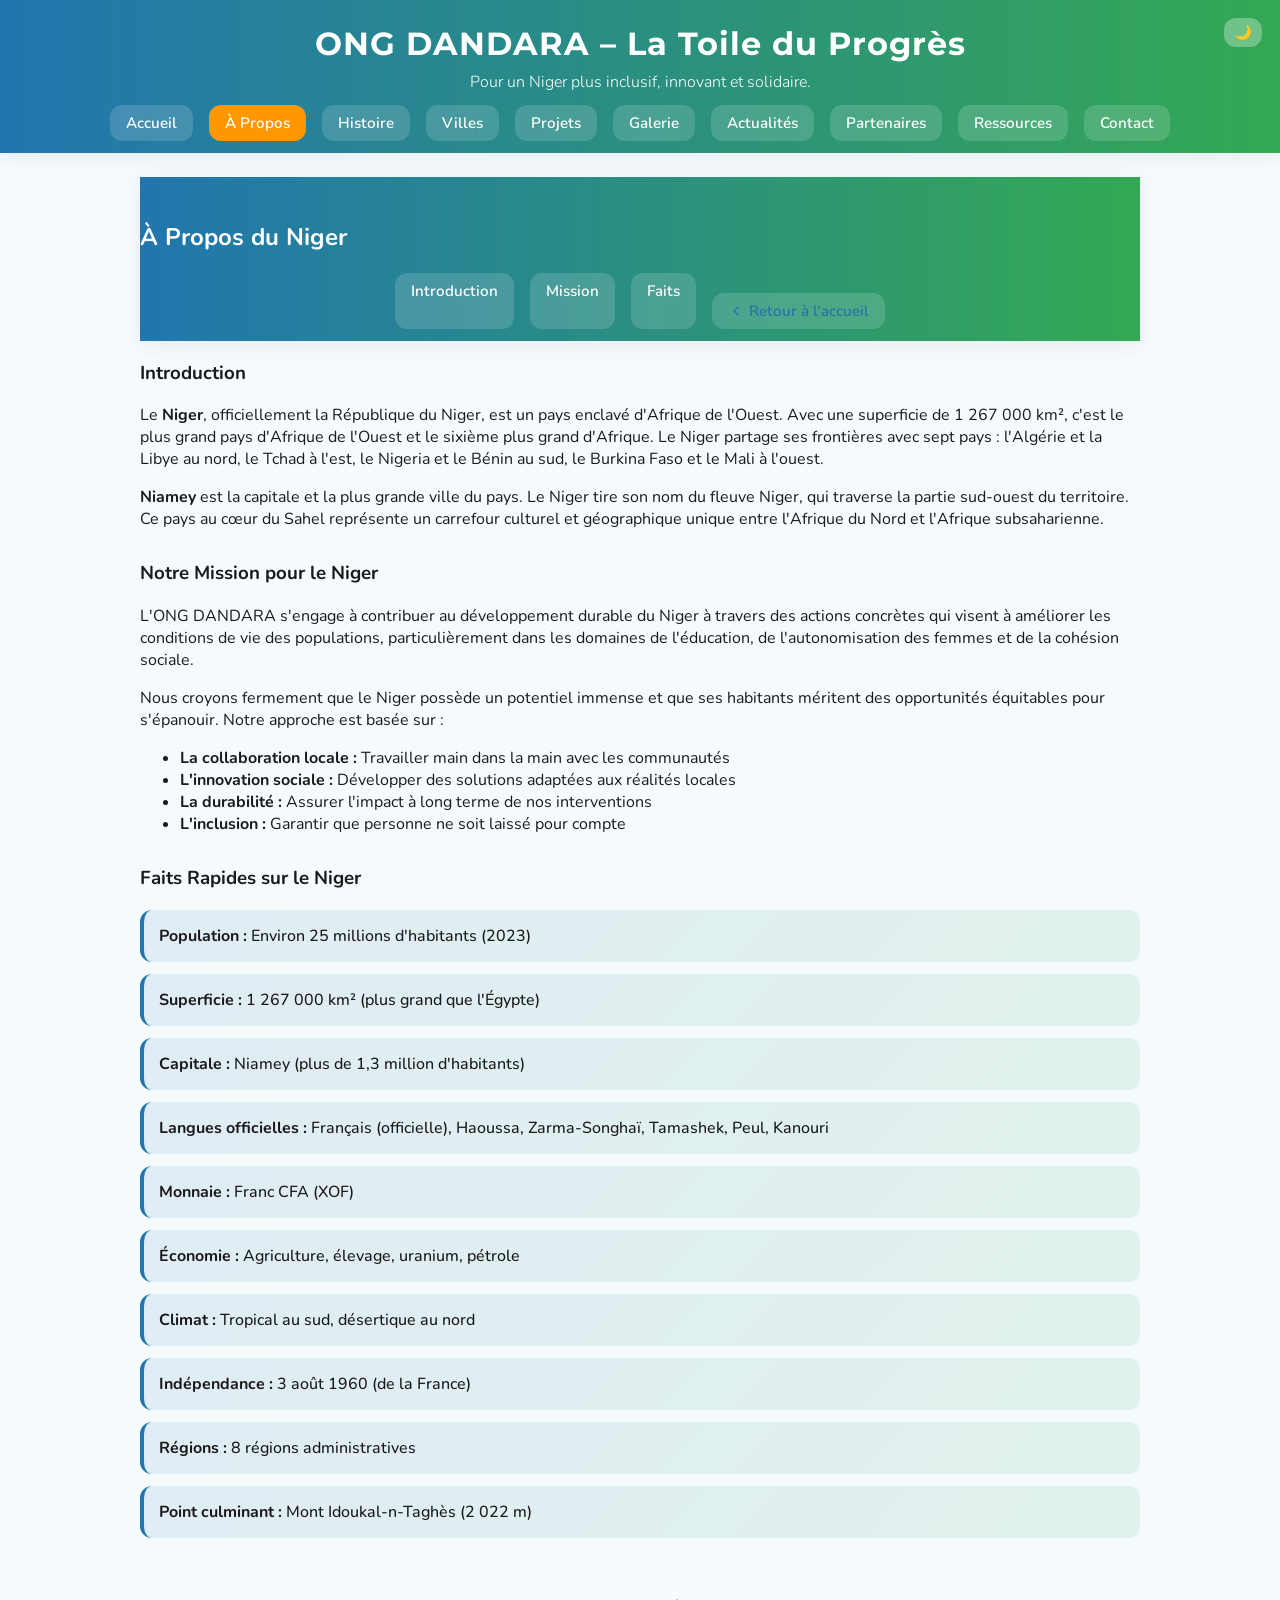
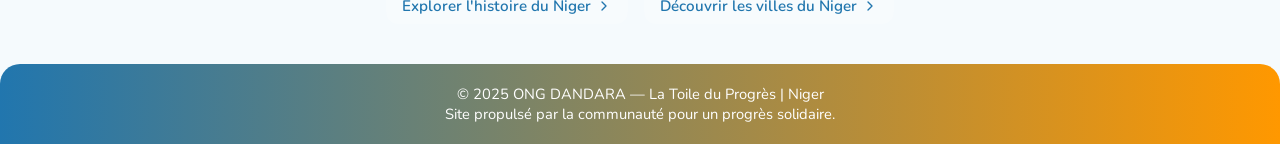
<file: about.html>
<!DOCTYPE html>
<html lang="fr">
<head>
  <meta charset="UTF-8">
  <meta name="viewport" content="width=device-width, initial-scale=1">
  <title>À Propos du Niger - ONG DANDARA</title>
  <link rel="icon" type="image/x-icon" href="data:image/svg+xml,<svg xmlns='http://www.w3.org/2000/svg' viewBox='0 0 100 100'><text y='.9em' font-size='90'>🇳🇪</text></svg>">
  <!-- Google Fonts -->
  <link href="https://fonts.googleapis.com/css2?family=Montserrat:wght@600;700&family=Nunito:wght@300;400;600;700&display=swap" rel="stylesheet">
  <!-- CSS -->
  <link rel="stylesheet" href="styles.css">
</head>
<body>
  <header>
    <h1>ONG DANDARA – La Toile du Progrès</h1>
    <p class="subtitle">Pour un Niger plus inclusif, innovant et solidaire.</p>
    <button class="theme-toggle" id="themeToggle">🌙</button>
    <nav id="mainNav" role="navigation" aria-label="Navigation principale">
      <a href="index.html">Accueil</a>
      <a href="about.html" class="active" aria-current="page">À Propos</a>
      <a href="history.html">Histoire</a>
      <a href="cities.html">Villes</a>
      <a href="index.html#projets">Projets</a>
      <a href="index.html#galerie">Galerie</a>
      <a href="index.html#actualites">Actualités</a>
      <a href="index.html#partenaires">Partenaires</a>
      <a href="resources.html">Ressources</a>
      <a href="index.html#contact">Contact</a>
    </nav>
  </header>

  <main role="main">
    <article class="page active">
      <header>
        <h2>À Propos du Niger</h2>
        <nav class="page-nav" aria-label="Navigation interne">
          <a href="#intro">Introduction</a>
          <a href="#mission">Mission</a>
          <a href="#facts">Faits</a>
          <a href="index.html" class="back-link">
            <svg width="16" height="16" viewBox="0 0 24 24" fill="none" xmlns="http://www.w3.org/2000/svg">
              <path d="M15 18L9 12L15 6" stroke="currentColor" stroke-width="2" stroke-linecap="round" stroke-linejoin="round"/>
            </svg>
            Retour à l'accueil
          </a>
        </nav>
      </header>

      <section id="intro" class="intro-section">
        <h3>Introduction</h3>
        <p>
          Le <strong>Niger</strong>, officiellement la République du Niger, est un pays enclavé d'Afrique de l'Ouest. 
          Avec une superficie de 1 267 000 km², c'est le plus grand pays d'Afrique de l'Ouest et le sixième plus grand d'Afrique. 
          Le Niger partage ses frontières avec sept pays : l'Algérie et la Libye au nord, le Tchad à l'est, 
          le Nigeria et le Bénin au sud, le Burkina Faso et le Mali à l'ouest.
        </p>
        <p>
          <strong>Niamey</strong> est la capitale et la plus grande ville du pays. Le Niger tire son nom du fleuve Niger, 
          qui traverse la partie sud-ouest du territoire. Ce pays au cœur du Sahel représente un carrefour 
          culturel et géographique unique entre l'Afrique du Nord et l'Afrique subsaharienne.
        </p>
      </section>

      <section id="mission" class="mission-section">
        <h3>Notre Mission pour le Niger</h3>
        <p>
          L'ONG DANDARA s'engage à contribuer au développement durable du Niger à travers des actions concrètes 
          qui visent à améliorer les conditions de vie des populations, particulièrement dans les domaines de 
          l'éducation, de l'autonomisation des femmes et de la cohésion sociale.
        </p>
        <p>
          Nous croyons fermement que le Niger possède un potentiel immense et que ses habitants méritent 
          des opportunités équitables pour s'épanouir. Notre approche est basée sur :
        </p>
        <ul>
          <li><strong>La collaboration locale :</strong> Travailler main dans la main avec les communautés</li>
          <li><strong>L'innovation sociale :</strong> Développer des solutions adaptées aux réalités locales</li>
          <li><strong>La durabilité :</strong> Assurer l'impact à long terme de nos interventions</li>
          <li><strong>L'inclusion :</strong> Garantir que personne ne soit laissé pour compte</li>
        </ul>
      </section>

      <section id="facts" class="facts-section">
        <h3>Faits Rapides sur le Niger</h3>
        <ul class="facts-list">
          <li><strong>Population :</strong> Environ 25 millions d'habitants (2023)</li>
          <li><strong>Superficie :</strong> 1 267 000 km² (plus grand que l'Égypte)</li>
          <li><strong>Capitale :</strong> Niamey (plus de 1,3 million d'habitants)</li>
          <li><strong>Langues officielles :</strong> Français (officielle), Haoussa, Zarma-Songhaï, Tamashek, Peul, Kanouri</li>
          <li><strong>Monnaie :</strong> Franc CFA (XOF)</li>
          <li><strong>Économie :</strong> Agriculture, élevage, uranium, pétrole</li>
          <li><strong>Climat :</strong> Tropical au sud, désertique au nord</li>
          <li><strong>Indépendance :</strong> 3 août 1960 (de la France)</li>
          <li><strong>Régions :</strong> 8 régions administratives</li>
          <li><strong>Point culminant :</strong> Mont Idoukal-n-Taghès (2 022 m)</li>
        </ul>
      </section>

      <nav class="page-nav" aria-label="Navigation vers d'autres pages">
        <a href="history.html" class="back-link">
          Explorer l'histoire du Niger
          <svg width="16" height="16" viewBox="0 0 24 24" fill="none" xmlns="http://www.w3.org/2000/svg">
            <path d="M9 18L15 12L9 6" stroke="currentColor" stroke-width="2" stroke-linecap="round" stroke-linejoin="round"/>
          </svg>
        </a>
        <a href="cities.html" class="back-link">
          Découvrir les villes du Niger
          <svg width="16" height="16" viewBox="0 0 24 24" fill="none" xmlns="http://www.w3.org/2000/svg">
            <path d="M9 18L15 12L9 6" stroke="currentColor" stroke-width="2" stroke-linecap="round" stroke-linejoin="round"/>
          </svg>
        </a>
      </nav>
    </article>
  </main>

  <footer>
    © 2025 ONG DANDARA — La Toile du Progrès | Niger<br>
    Site propulsé par la communauté pour un progrès solidaire.
  </footer>

  <!-- JavaScript -->
  <script src="script.js"></script>
  <script>
    // Set active navigation for this page
    document.addEventListener('DOMContentLoaded', () => {
      setActiveNavItem('about.html');
    });
  </script>
</body>
</html>
</file>
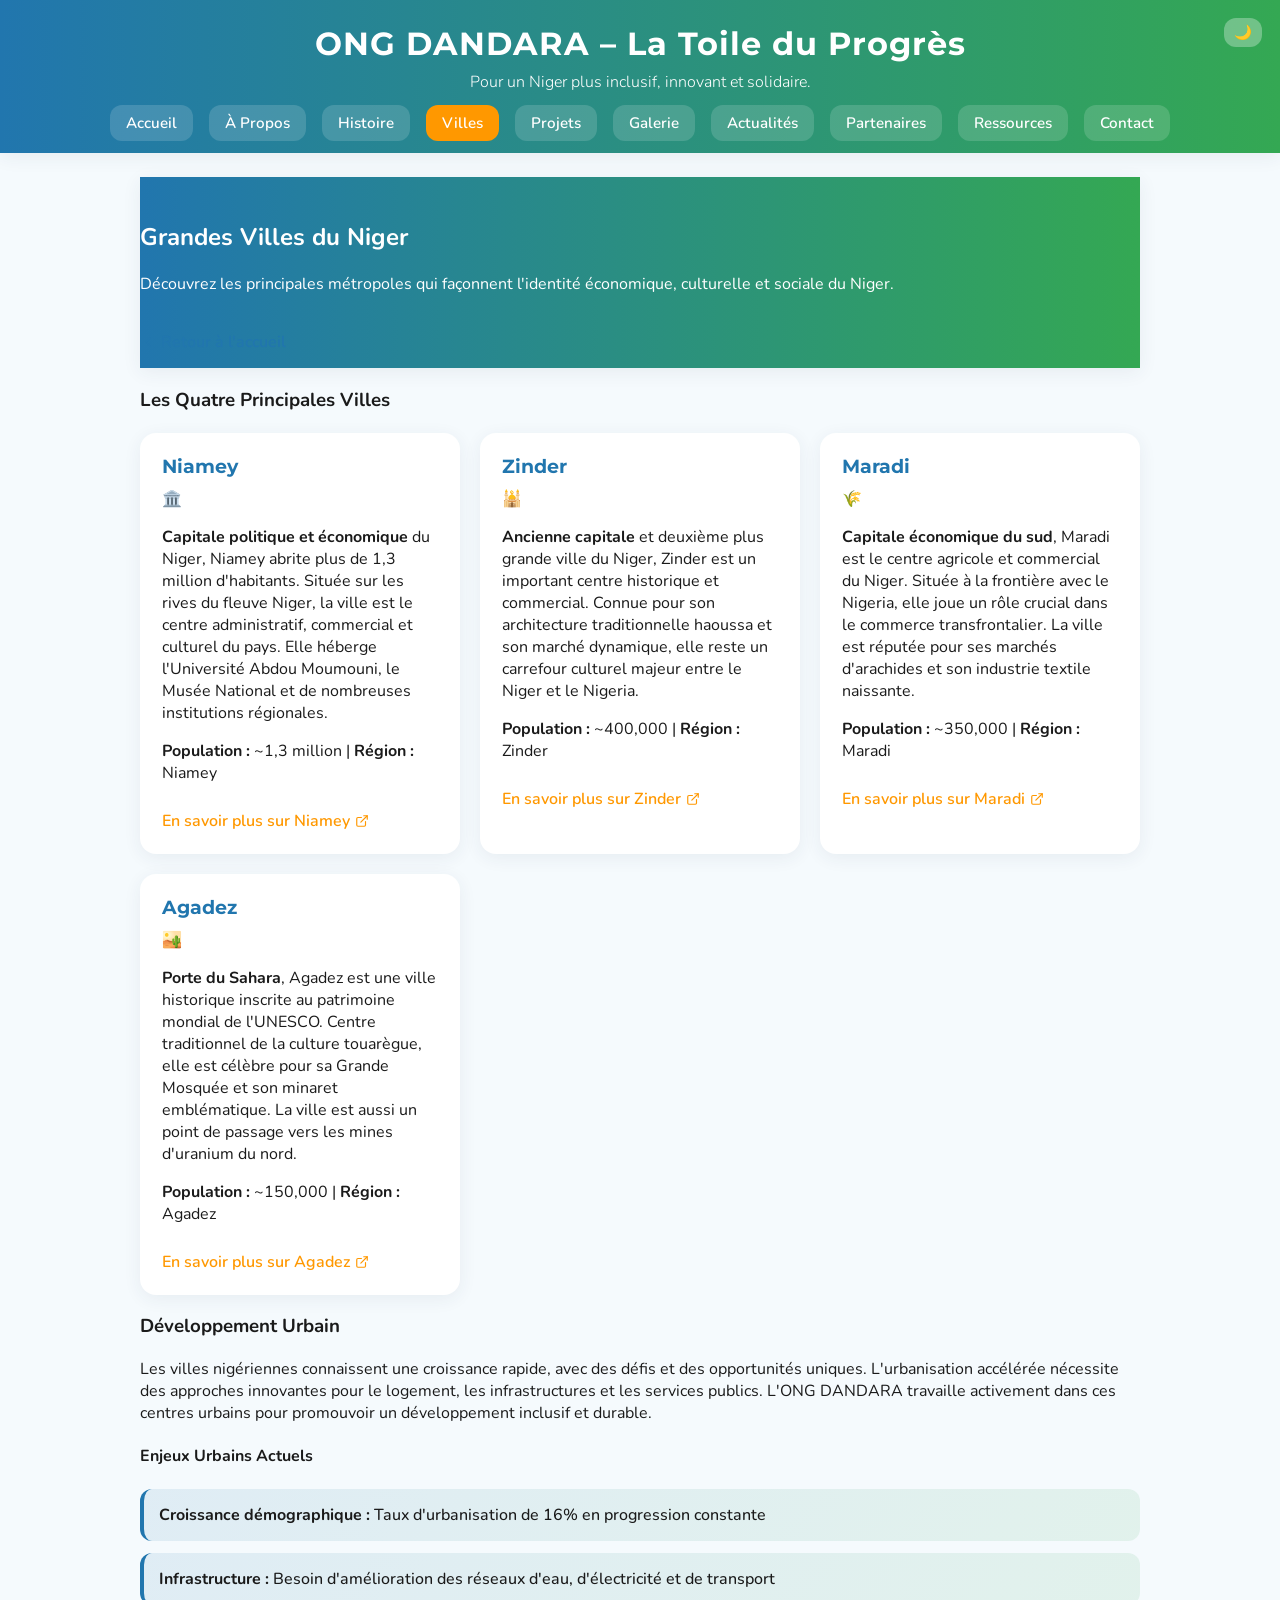
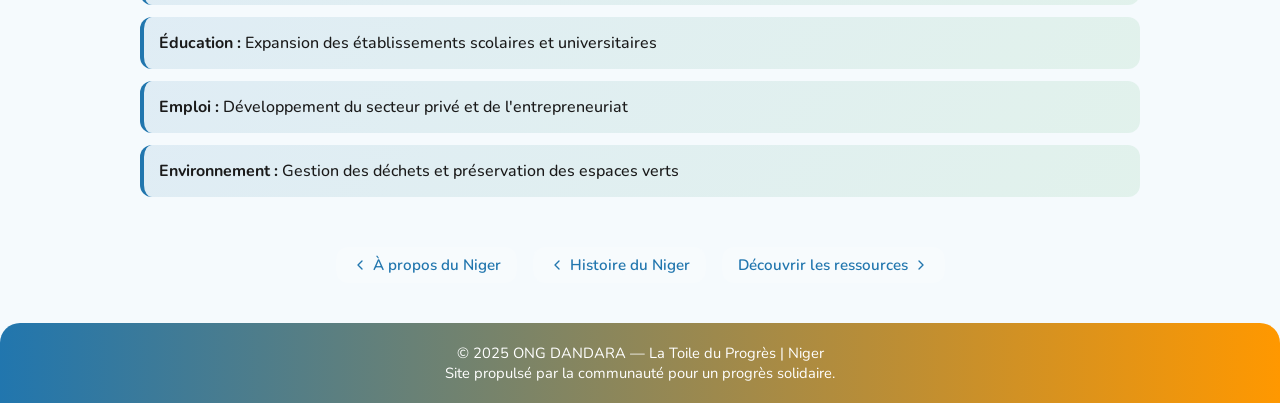
<file: cities.html>
<!DOCTYPE html>
<html lang="fr">
<head>
  <meta charset="UTF-8">
  <meta name="viewport" content="width=device-width, initial-scale=1">
  <title>Villes du Niger - ONG DANDARA</title>
  <link rel="icon" type="image/x-icon" href="data:image/svg+xml,<svg xmlns='http://www.w3.org/2000/svg' viewBox='0 0 100 100'><text y='.9em' font-size='90'>🇳🇪</text></svg>">
  <!-- Google Fonts -->
  <link href="https://fonts.googleapis.com/css2?family=Montserrat:wght@600;700&family=Nunito:wght@300;400;600;700&display=swap" rel="stylesheet">
  <!-- CSS -->
  <link rel="stylesheet" href="styles.css">
</head>
<body>
  <header>
    <h1>ONG DANDARA – La Toile du Progrès</h1>
    <p class="subtitle">Pour un Niger plus inclusif, innovant et solidaire.</p>
    <button class="theme-toggle" id="themeToggle">🌙</button>
    <nav id="mainNav" role="navigation" aria-label="Navigation principale">
      <a href="index.html">Accueil</a>
      <a href="about.html">À Propos</a>
      <a href="history.html">Histoire</a>
      <a href="cities.html" class="active" aria-current="page">Villes</a>
      <a href="index.html#projets">Projets</a>
      <a href="index.html#galerie">Galerie</a>
      <a href="index.html#actualites">Actualités</a>
      <a href="index.html#partenaires">Partenaires</a>
      <a href="resources.html">Ressources</a>
      <a href="index.html#contact">Contact</a>
    </nav>
  </header>

  <main role="main">
    <article class="page active">
      <header>
        <h2>Grandes Villes du Niger</h2>
        <p>Découvrez les principales métropoles qui façonnent l'identité économique, culturelle et sociale du Niger.</p>
        <a href="index.html" class="back-link">
          <svg width="16" height="16" viewBox="0 0 24 24" fill="none" xmlns="http://www.w3.org/2000/svg">
            <path d="M15 18L9 12L15 6" stroke="currentColor" stroke-width="2" stroke-linecap="round" stroke-linejoin="round"/>
          </svg>
          Retour à l'accueil
        </a>
      </header>

      <section aria-labelledby="cities-heading">
        <h3 id="cities-heading">Les Quatre Principales Villes</h3>
        <div class="cities-grid" role="grid" aria-label="Grille des villes principales du Niger">
          
          <article class="city-card" role="gridcell">
            <h3>Niamey</h3>
            <div class="city-icon" aria-hidden="true">🏛️</div>
            <p>
              <strong>Capitale politique et économique</strong> du Niger, Niamey abrite plus de 1,3 million d'habitants. 
              Située sur les rives du fleuve Niger, la ville est le centre administratif, commercial et culturel du pays. 
              Elle héberge l'Université Abdou Moumouni, le Musée National et de nombreuses institutions régionales.
            </p>
            <p><strong>Population :</strong> ~1,3 million | <strong>Région :</strong> Niamey</p>
            <a href="https://fr.wikipedia.org/wiki/Niamey" target="_blank" rel="noopener noreferrer" class="external-link">
              En savoir plus sur Niamey
              <svg width="14" height="14" viewBox="0 0 24 24" fill="none" xmlns="http://www.w3.org/2000/svg" aria-hidden="true">
                <path d="M18 13V19A2 2 0 0116 21H5A2 2 0 013 19V8A2 2 0 015 6H11" stroke="currentColor" stroke-width="2" stroke-linecap="round" stroke-linejoin="round"/>
                <path d="M15 3H21V9" stroke="currentColor" stroke-width="2" stroke-linecap="round" stroke-linejoin="round"/>
                <path d="M10 14L21 3" stroke="currentColor" stroke-width="2" stroke-linecap="round" stroke-linejoin="round"/>
              </svg>
            </a>
          </article>

          <article class="city-card" role="gridcell">
            <h3>Zinder</h3>
            <div class="city-icon" aria-hidden="true">🕌</div>
            <p>
              <strong>Ancienne capitale</strong> et deuxième plus grande ville du Niger, Zinder est un important centre historique et commercial. 
              Connue pour son architecture traditionnelle haoussa et son marché dynamique, elle reste un carrefour culturel majeur 
              entre le Niger et le Nigeria.
            </p>
            <p><strong>Population :</strong> ~400,000 | <strong>Région :</strong> Zinder</p>
            <a href="https://fr.wikipedia.org/wiki/Zinder" target="_blank" rel="noopener noreferrer" class="external-link">
              En savoir plus sur Zinder
              <svg width="14" height="14" viewBox="0 0 24 24" fill="none" xmlns="http://www.w3.org/2000/svg" aria-hidden="true">
                <path d="M18 13V19A2 2 0 0116 21H5A2 2 0 013 19V8A2 2 0 015 6H11" stroke="currentColor" stroke-width="2" stroke-linecap="round" stroke-linejoin="round"/>
                <path d="M15 3H21V9" stroke="currentColor" stroke-width="2" stroke-linecap="round" stroke-linejoin="round"/>
                <path d="M10 14L21 3" stroke="currentColor" stroke-width="2" stroke-linecap="round" stroke-linejoin="round"/>
              </svg>
            </a>
          </article>

          <article class="city-card" role="gridcell">
            <h3>Maradi</h3>
            <div class="city-icon" aria-hidden="true">🌾</div>
            <p>
              <strong>Capitale économique du sud</strong>, Maradi est le centre agricole et commercial du Niger. 
              Située à la frontière avec le Nigeria, elle joue un rôle crucial dans le commerce transfrontalier. 
              La ville est réputée pour ses marchés d'arachides et son industrie textile naissante.
            </p>
            <p><strong>Population :</strong> ~350,000 | <strong>Région :</strong> Maradi</p>
            <a href="https://fr.wikipedia.org/wiki/Maradi" target="_blank" rel="noopener noreferrer" class="external-link">
              En savoir plus sur Maradi
              <svg width="14" height="14" viewBox="0 0 24 24" fill="none" xmlns="http://www.w3.org/2000/svg" aria-hidden="true">
                <path d="M18 13V19A2 2 0 0116 21H5A2 2 0 013 19V8A2 2 0 015 6H11" stroke="currentColor" stroke-width="2" stroke-linecap="round" stroke-linejoin="round"/>
                <path d="M15 3H21V9" stroke="currentColor" stroke-width="2" stroke-linecap="round" stroke-linejoin="round"/>
                <path d="M10 14L21 3" stroke="currentColor" stroke-width="2" stroke-linecap="round" stroke-linejoin="round"/>
              </svg>
            </a>
          </article>

          <article class="city-card" role="gridcell">
            <h3>Agadez</h3>
            <div class="city-icon" aria-hidden="true">🏜️</div>
            <p>
              <strong>Porte du Sahara</strong>, Agadez est une ville historique inscrite au patrimoine mondial de l'UNESCO. 
              Centre traditionnel de la culture touarègue, elle est célèbre pour sa Grande Mosquée et son minaret emblématique. 
              La ville est aussi un point de passage vers les mines d'uranium du nord.
            </p>
            <p><strong>Population :</strong> ~150,000 | <strong>Région :</strong> Agadez</p>
            <a href="https://fr.wikipedia.org/wiki/Agadez" target="_blank" rel="noopener noreferrer" class="external-link">
              En savoir plus sur Agadez
              <svg width="14" height="14" viewBox="0 0 24 24" fill="none" xmlns="http://www.w3.org/2000/svg" aria-hidden="true">
                <path d="M18 13V19A2 2 0 0116 21H5A2 2 0 013 19V8A2 2 0 015 6H11" stroke="currentColor" stroke-width="2" stroke-linecap="round" stroke-linejoin="round"/>
                <path d="M15 3H21V9" stroke="currentColor" stroke-width="2" stroke-linecap="round" stroke-linejoin="round"/>
                <path d="M10 14L21 3" stroke="currentColor" stroke-width="2" stroke-linecap="round" stroke-linejoin="round"/>
              </svg>
            </a>
          </article>

        </div>
      </section>

      <section aria-labelledby="urban-development">
        <h3 id="urban-development">Développement Urbain</h3>
        <p>
          Les villes nigériennes connaissent une croissance rapide, avec des défis et des opportunités uniques. 
          L'urbanisation accélérée nécessite des approches innovantes pour le logement, les infrastructures 
          et les services publics. L'ONG DANDARA travaille activement dans ces centres urbains pour promouvoir 
          un développement inclusif et durable.
        </p>
        
        <div class="resource-section">
          <h4>Enjeux Urbains Actuels</h4>
          <ul class="facts-list">
            <li><strong>Croissance démographique :</strong> Taux d'urbanisation de 16% en progression constante</li>
            <li><strong>Infrastructure :</strong> Besoin d'amélioration des réseaux d'eau, d'électricité et de transport</li>
            <li><strong>Éducation :</strong> Expansion des établissements scolaires et universitaires</li>
            <li><strong>Emploi :</strong> Développement du secteur privé et de l'entrepreneuriat</li>
            <li><strong>Environnement :</strong> Gestion des déchets et préservation des espaces verts</li>
          </ul>
        </div>
      </section>

      <nav class="page-nav" aria-label="Navigation vers d'autres pages">
        <a href="about.html" class="back-link">
          <svg width="16" height="16" viewBox="0 0 24 24" fill="none" xmlns="http://www.w3.org/2000/svg">
            <path d="M15 18L9 12L15 6" stroke="currentColor" stroke-width="2" stroke-linecap="round" stroke-linejoin="round"/>
          </svg>
          À propos du Niger
        </a>
        <a href="history.html" class="back-link">
          <svg width="16" height="16" viewBox="0 0 24 24" fill="none" xmlns="http://www.w3.org/2000/svg">
            <path d="M15 18L9 12L15 6" stroke="currentColor" stroke-width="2" stroke-linecap="round" stroke-linejoin="round"/>
          </svg>
          Histoire du Niger
        </a>
        <a href="resources.html" class="back-link">
          Découvrir les ressources
          <svg width="16" height="16" viewBox="0 0 24 24" fill="none" xmlns="http://www.w3.org/2000/svg">
            <path d="M9 18L15 12L9 6" stroke="currentColor" stroke-width="2" stroke-linecap="round" stroke-linejoin="round"/>
          </svg>
        </a>
      </nav>
    </article>
  </main>

  <footer>
    © 2025 ONG DANDARA — La Toile du Progrès | Niger<br>
    Site propulsé par la communauté pour un progrès solidaire.
  </footer>

  <!-- JavaScript -->
  <script src="script.js"></script>
  <script>
    // Set active navigation for this page
    document.addEventListener('DOMContentLoaded', () => {
      setActiveNavItem('cities.html');
    });
  </script>
</body>
</html>
</file>
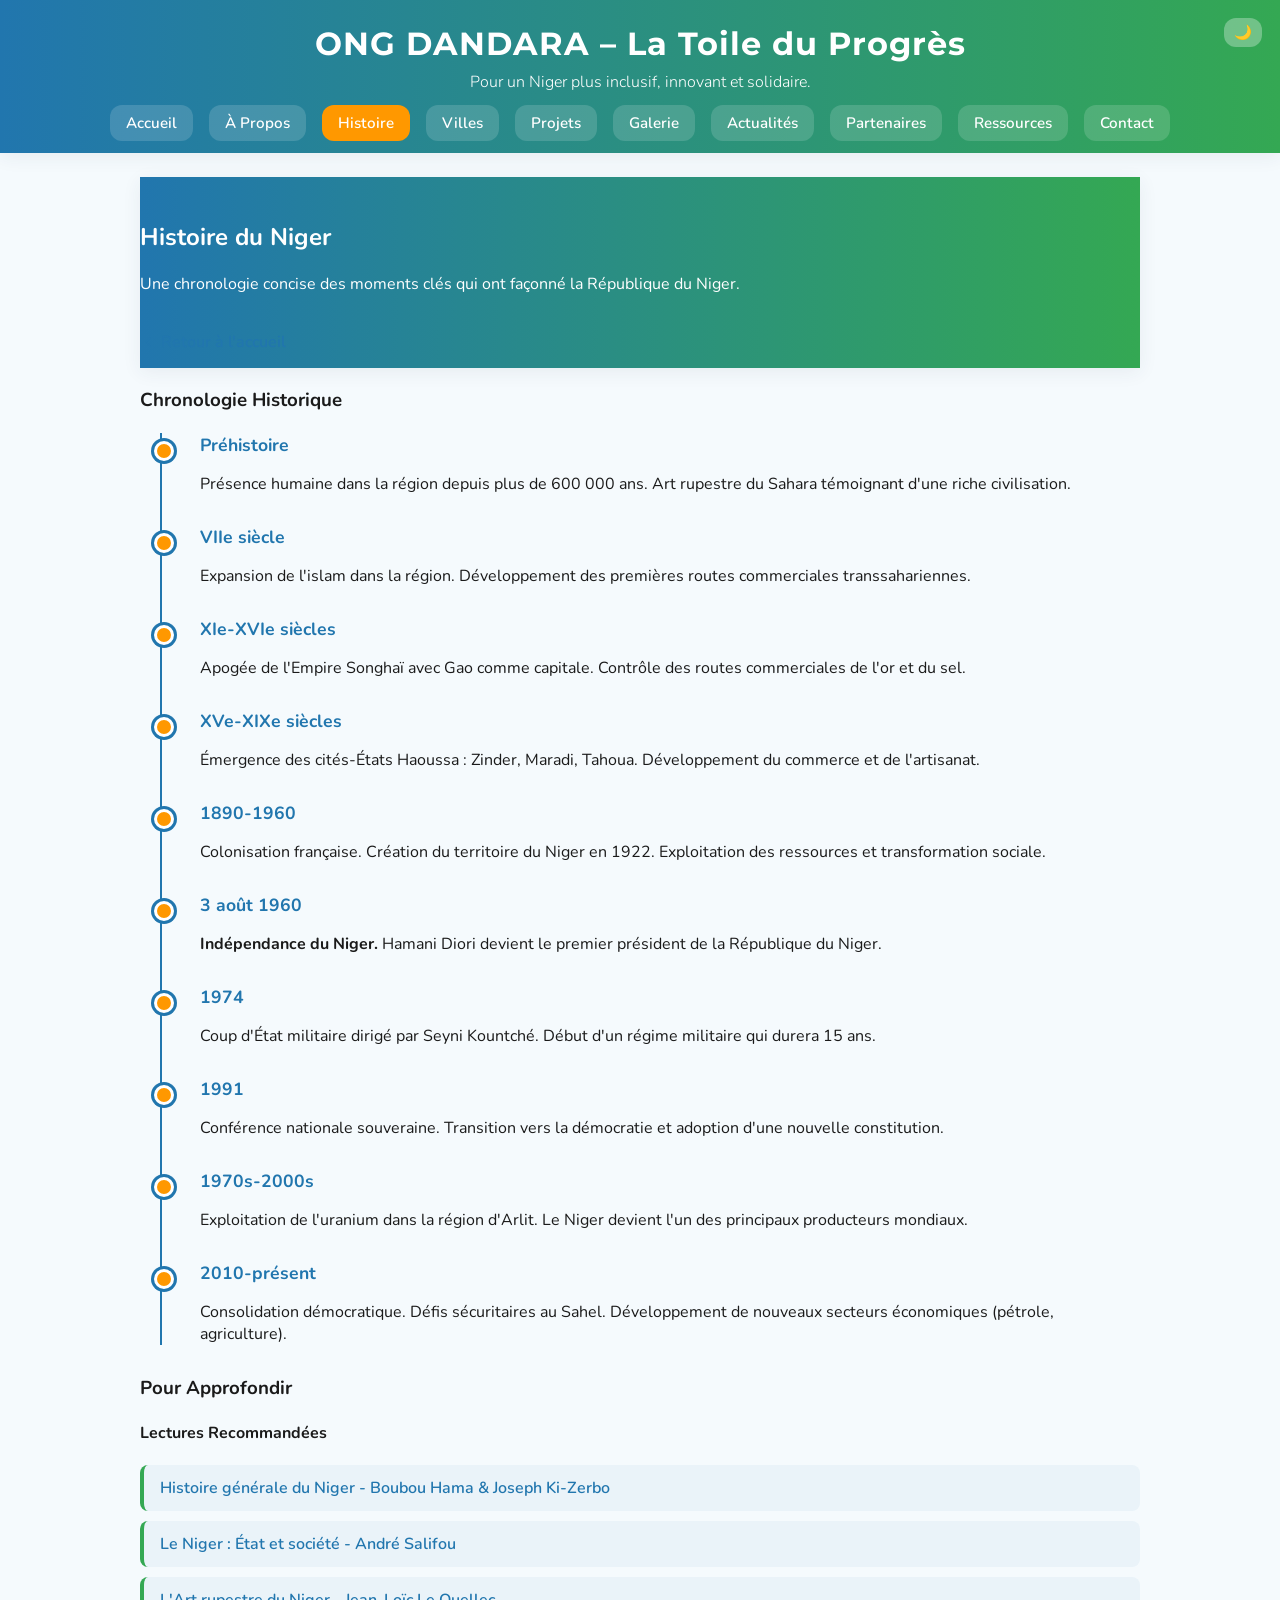
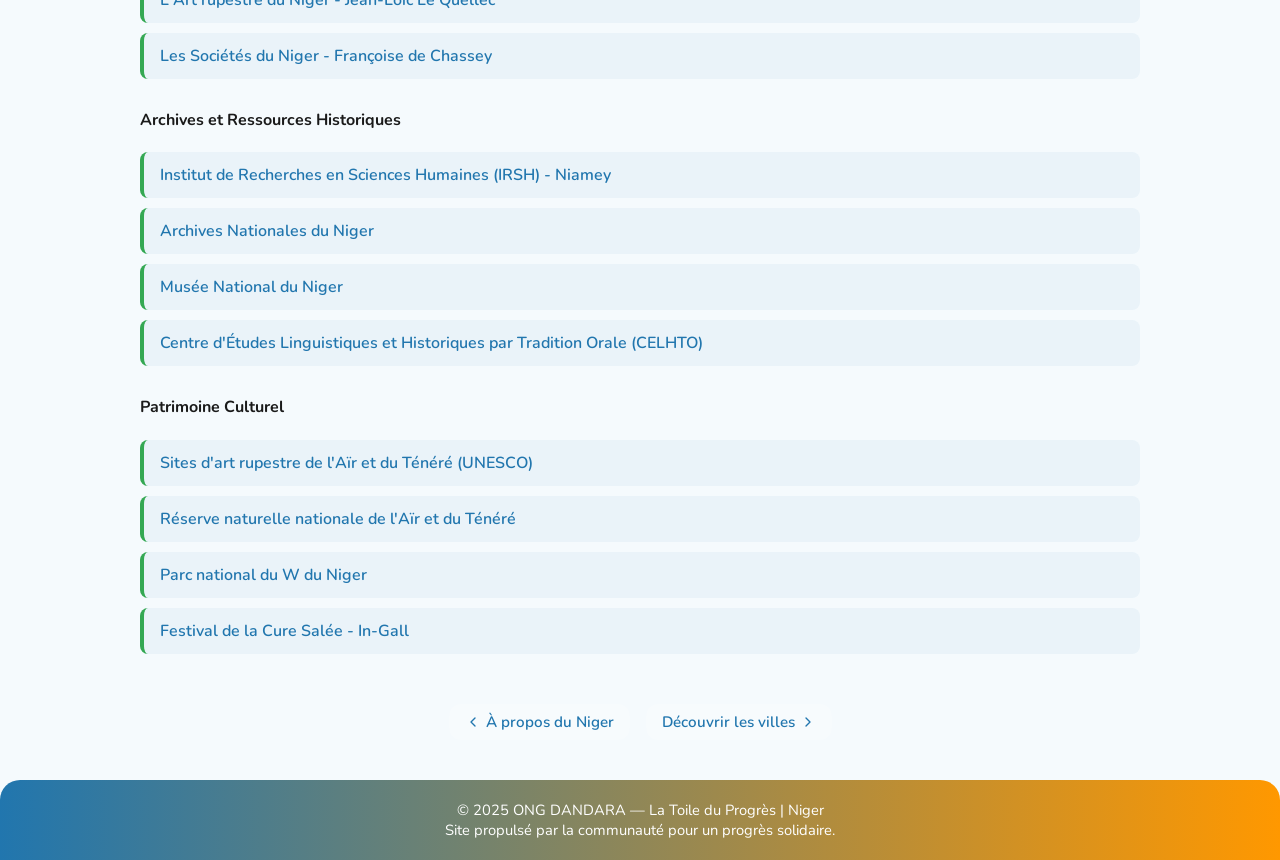
<file: history.html>
<!DOCTYPE html>
<html lang="fr">
<head>
  <meta charset="UTF-8">
  <meta name="viewport" content="width=device-width, initial-scale=1">
  <title>Histoire du Niger - ONG DANDARA</title>
  <link rel="icon" type="image/x-icon" href="data:image/svg+xml,<svg xmlns='http://www.w3.org/2000/svg' viewBox='0 0 100 100'><text y='.9em' font-size='90'>🇳🇪</text></svg>">
  <!-- Google Fonts -->
  <link href="https://fonts.googleapis.com/css2?family=Montserrat:wght@600;700&family=Nunito:wght@300;400;600;700&display=swap" rel="stylesheet">
  <!-- CSS -->
  <link rel="stylesheet" href="styles.css">
</head>
<body>
  <header>
    <h1>ONG DANDARA – La Toile du Progrès</h1>
    <p class="subtitle">Pour un Niger plus inclusif, innovant et solidaire.</p>
    <button class="theme-toggle" id="themeToggle">🌙</button>
    <nav id="mainNav" role="navigation" aria-label="Navigation principale">
      <a href="index.html">Accueil</a>
      <a href="about.html">À Propos</a>
      <a href="history.html" class="active" aria-current="page">Histoire</a>
      <a href="cities.html">Villes</a>
      <a href="index.html#projets">Projets</a>
      <a href="index.html#galerie">Galerie</a>
      <a href="index.html#actualites">Actualités</a>
      <a href="index.html#partenaires">Partenaires</a>
      <a href="resources.html">Ressources</a>
      <a href="index.html#contact">Contact</a>
    </nav>
  </header>

  <main role="main">
    <article class="page active">
      <header>
        <h2>Histoire du Niger</h2>
        <p>Une chronologie concise des moments clés qui ont façonné la République du Niger.</p>
        <a href="index.html" class="back-link">
          <svg width="16" height="16" viewBox="0 0 24 24" fill="none" xmlns="http://www.w3.org/2000/svg">
            <path d="M15 18L9 12L15 6" stroke="currentColor" stroke-width="2" stroke-linecap="round" stroke-linejoin="round"/>
          </svg>
          Retour à l'accueil
        </a>
      </header>

      <section aria-labelledby="timeline-heading">
        <h3 id="timeline-heading">Chronologie Historique</h3>
        <ol class="timeline" role="list">
          <li class="timeline-item" role="listitem">
            <div class="timeline-year" aria-label="Période préhistorique">Préhistoire</div>
            <p>Présence humaine dans la région depuis plus de 600 000 ans. Art rupestre du Sahara témoignant d'une riche civilisation.</p>
          </li>
          
          <li class="timeline-item" role="listitem">
            <div class="timeline-year" aria-label="7ème siècle">VIIe siècle</div>
            <p>Expansion de l'islam dans la région. Développement des premières routes commerciales transsahariennes.</p>
          </li>
          
          <li class="timeline-item" role="listitem">
            <div class="timeline-year" aria-label="Empire Songhaï">XIe-XVIe siècles</div>
            <p>Apogée de l'Empire Songhaï avec Gao comme capitale. Contrôle des routes commerciales de l'or et du sel.</p>
          </li>
          
          <li class="timeline-item" role="listitem">
            <div class="timeline-year" aria-label="Royaumes Haoussa">XVe-XIXe siècles</div>
            <p>Émergence des cités-États Haoussa : Zinder, Maradi, Tahoua. Développement du commerce et de l'artisanat.</p>
          </li>
          
          <li class="timeline-item" role="listitem">
            <div class="timeline-year" aria-label="Période coloniale française">1890-1960</div>
            <p>Colonisation française. Création du territoire du Niger en 1922. Exploitation des ressources et transformation sociale.</p>
          </li>
          
          <li class="timeline-item" role="listitem">
            <div class="timeline-year" aria-label="Indépendance">3 août 1960</div>
            <p><strong>Indépendance du Niger.</strong> Hamani Diori devient le premier président de la République du Niger.</p>
          </li>
          
          <li class="timeline-item" role="listitem">
            <div class="timeline-year" aria-label="Coup d'État militaire">1974</div>
            <p>Coup d'État militaire dirigé par Seyni Kountché. Début d'un régime militaire qui durera 15 ans.</p>
          </li>
          
          <li class="timeline-item" role="listitem">
            <div class="timeline-year" aria-label="Démocratisation">1991</div>
            <p>Conférence nationale souveraine. Transition vers la démocratie et adoption d'une nouvelle constitution.</p>
          </li>
          
          <li class="timeline-item" role="listitem">
            <div class="timeline-year" aria-label="Découverte de l'uranium">1970s-2000s</div>
            <p>Exploitation de l'uranium dans la région d'Arlit. Le Niger devient l'un des principaux producteurs mondiaux.</p>
          </li>
          
          <li class="timeline-item" role="listitem">
            <div class="timeline-year" aria-label="Époque contemporaine">2010-présent</div>
            <p>Consolidation démocratique. Défis sécuritaires au Sahel. Développement de nouveaux secteurs économiques (pétrole, agriculture).</p>
          </li>
        </ol>
      </section>

      <section aria-labelledby="reading-list">
        <h3 id="reading-list">Pour Approfondir</h3>
        <div class="resource-section">
          <h4>Lectures Recommandées</h4>
          <ul class="resource-list" role="list">
            <li><a href="#" target="_blank" rel="noopener noreferrer">Histoire générale du Niger - Boubou Hama & Joseph Ki-Zerbo</a></li>
            <li><a href="#" target="_blank" rel="noopener noreferrer">Le Niger : État et société - André Salifou</a></li>
            <li><a href="#" target="_blank" rel="noopener noreferrer">L'Art rupestre du Niger - Jean-Loïc Le Quellec</a></li>
            <li><a href="#" target="_blank" rel="noopener noreferrer">Les Sociétés du Niger - Françoise de Chassey</a></li>
          </ul>
        </div>

        <div class="resource-section">
          <h4>Archives et Ressources Historiques</h4>
          <ul class="resource-list" role="list">
            <li><a href="https://www.irmn.ne" target="_blank" rel="noopener noreferrer">Institut de Recherches en Sciences Humaines (IRSH) - Niamey</a></li>
            <li><a href="#" target="_blank" rel="noopener noreferrer">Archives Nationales du Niger</a></li>
            <li><a href="#" target="_blank" rel="noopener noreferrer">Musée National du Niger</a></li>
            <li><a href="#" target="_blank" rel="noopener noreferrer">Centre d'Études Linguistiques et Historiques par Tradition Orale (CELHTO)</a></li>
          </ul>
        </div>

        <div class="resource-section">
          <h4>Patrimoine Culturel</h4>
          <ul class="resource-list" role="list">
            <li><a href="#" target="_blank" rel="noopener noreferrer">Sites d'art rupestre de l'Aïr et du Ténéré (UNESCO)</a></li>
            <li><a href="#" target="_blank" rel="noopener noreferrer">Réserve naturelle nationale de l'Aïr et du Ténéré</a></li>
            <li><a href="#" target="_blank" rel="noopener noreferrer">Parc national du W du Niger</a></li>
            <li><a href="#" target="_blank" rel="noopener noreferrer">Festival de la Cure Salée - In-Gall</a></li>
          </ul>
        </div>
      </section>

      <nav class="page-nav" aria-label="Navigation vers d'autres pages">
        <a href="about.html" class="back-link">
          <svg width="16" height="16" viewBox="0 0 24 24" fill="none" xmlns="http://www.w3.org/2000/svg">
            <path d="M15 18L9 12L15 6" stroke="currentColor" stroke-width="2" stroke-linecap="round" stroke-linejoin="round"/>
          </svg>
          À propos du Niger
        </a>
        <a href="cities.html" class="back-link">
          Découvrir les villes
          <svg width="16" height="16" viewBox="0 0 24 24" fill="none" xmlns="http://www.w3.org/2000/svg">
            <path d="M9 18L15 12L9 6" stroke="currentColor" stroke-width="2" stroke-linecap="round" stroke-linejoin="round"/>
          </svg>
        </a>
      </nav>
    </article>
  </main>

  <footer>
    © 2025 ONG DANDARA — La Toile du Progrès | Niger<br>
    Site propulsé par la communauté pour un progrès solidaire.
  </footer>

  <!-- JavaScript -->
  <script src="script.js"></script>
  <script>
    // Set active navigation for this page
    document.addEventListener('DOMContentLoaded', () => {
      setActiveNavItem('history.html');
    });
  </script>
</body>
</html>
</file>
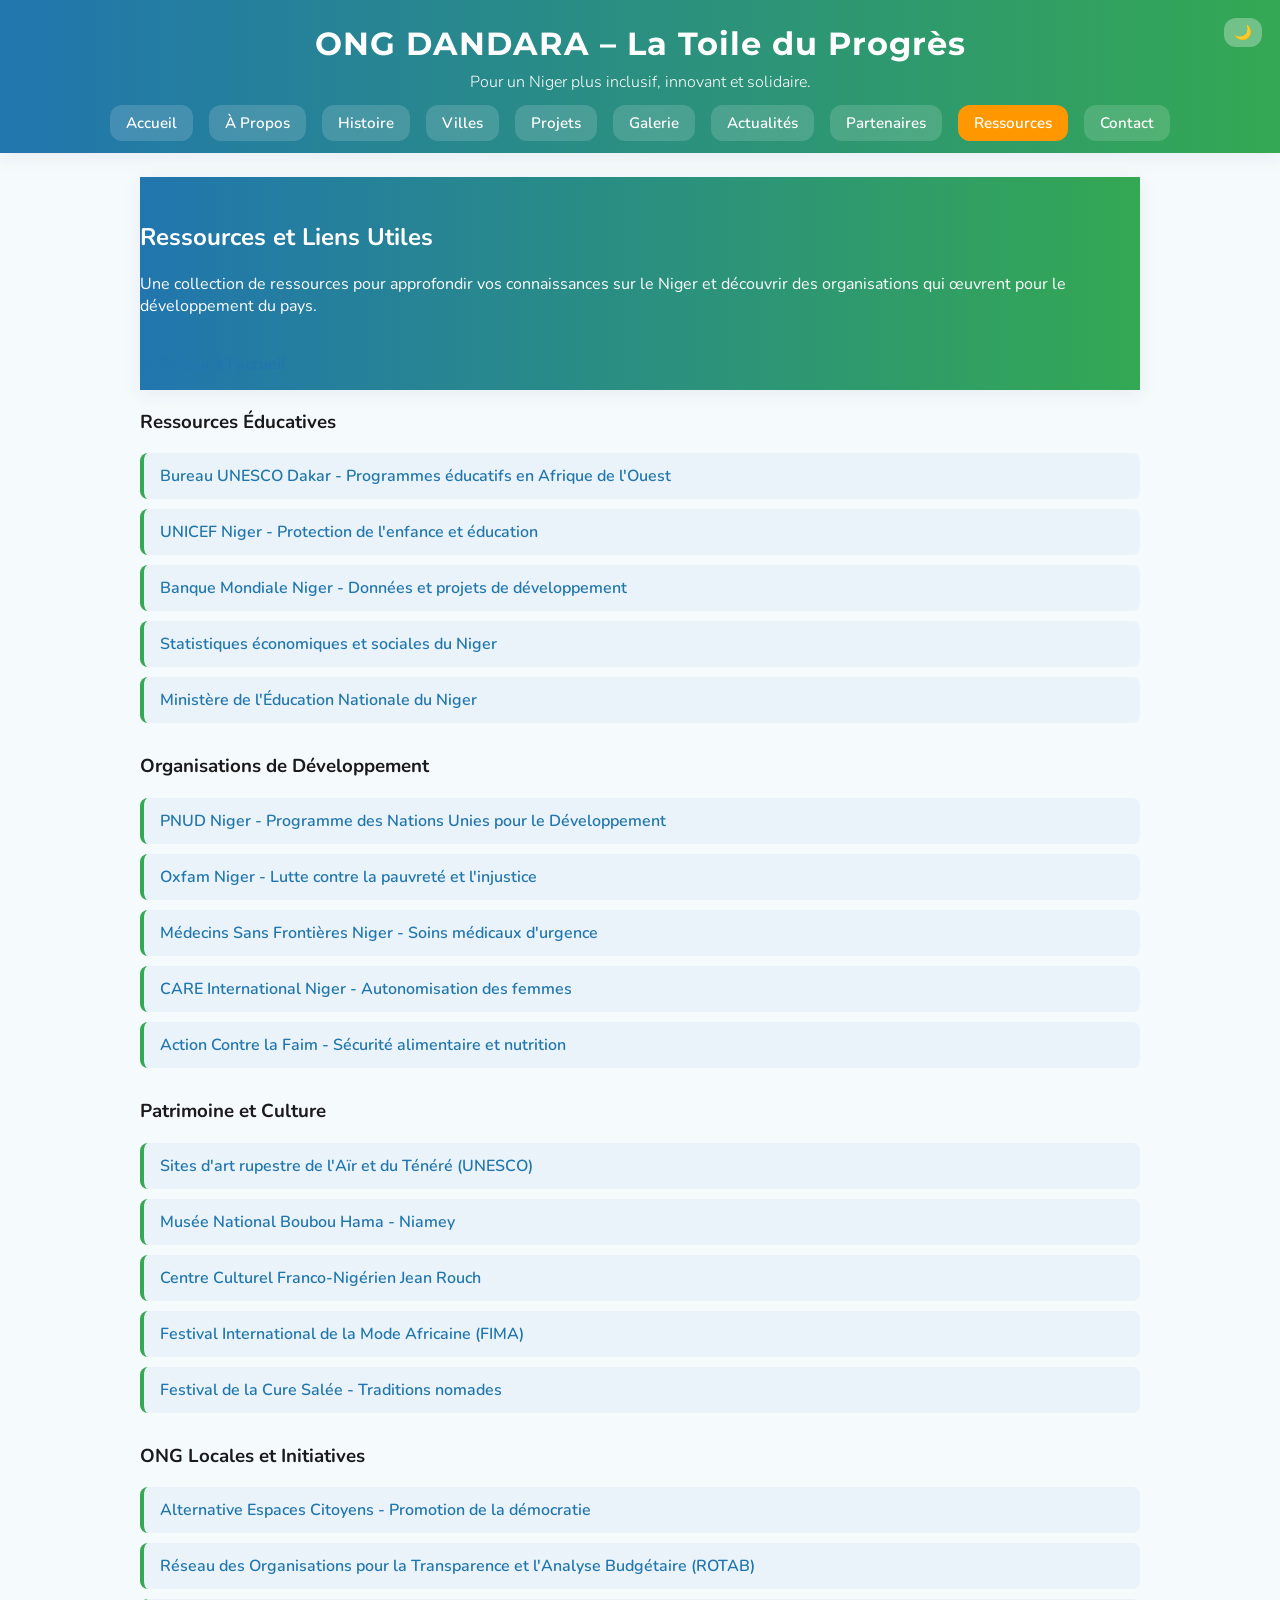
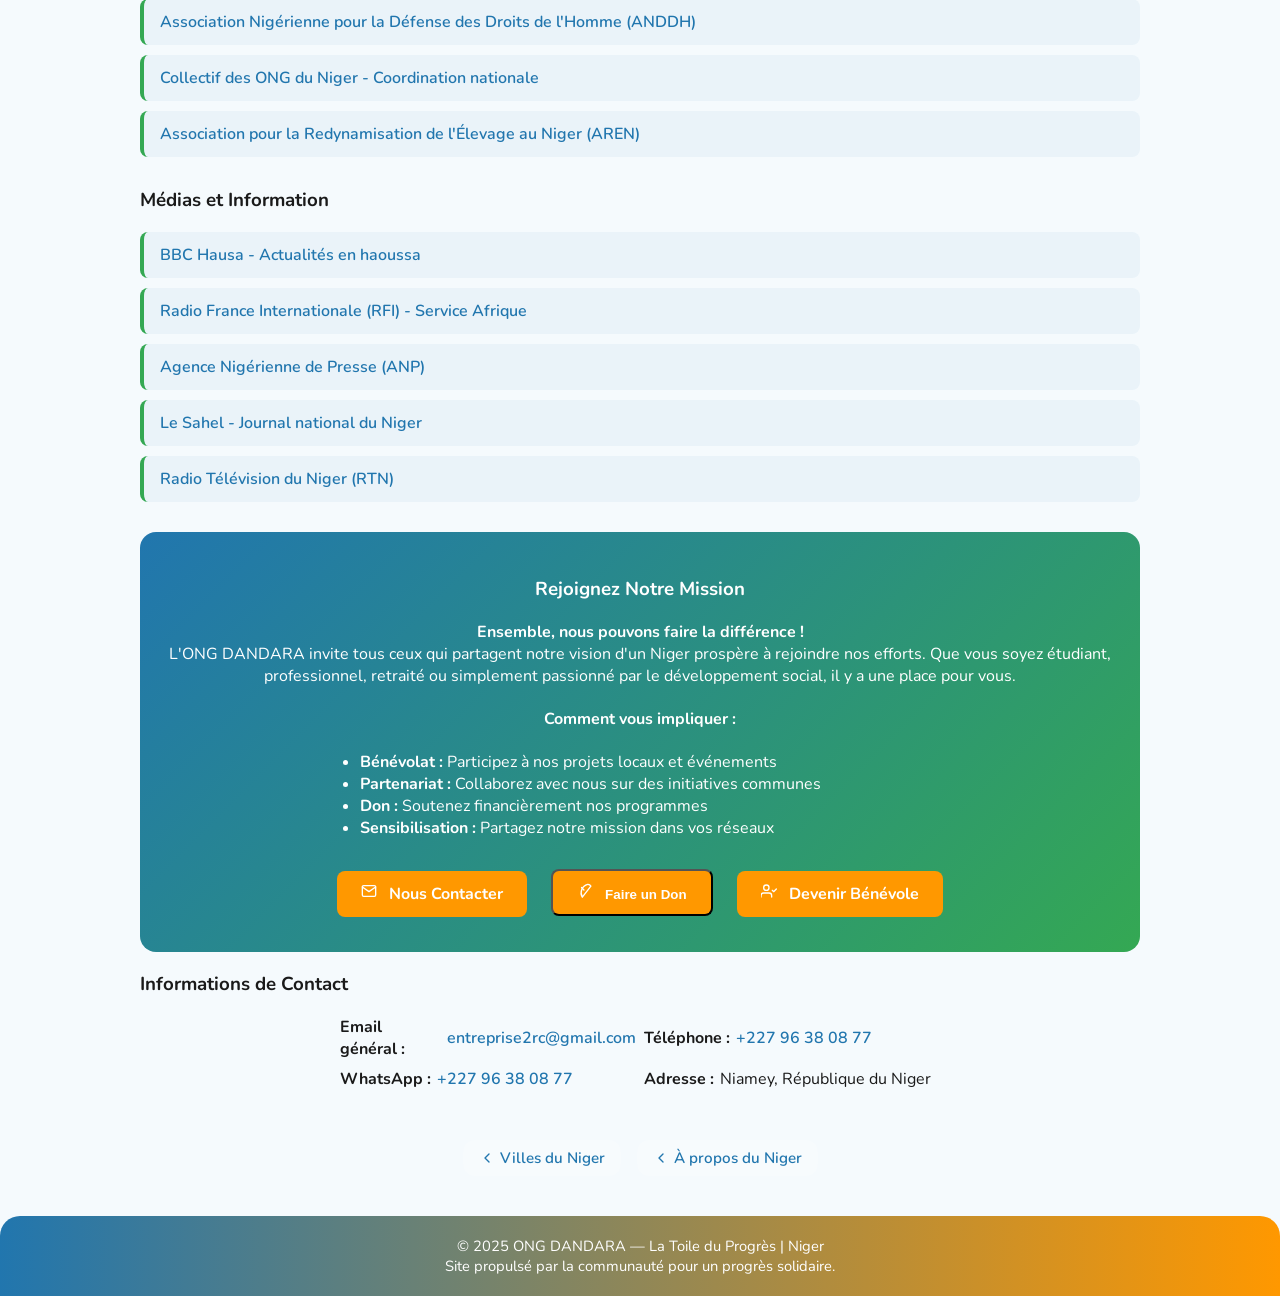
<file: resources.html>
<!DOCTYPE html>
<html lang="fr">
<head>
  <meta charset="UTF-8">
  <meta name="viewport" content="width=device-width, initial-scale=1">
  <title>Ressources - ONG DANDARA</title>
  <link rel="icon" type="image/x-icon" href="data:image/svg+xml,<svg xmlns='http://www.w3.org/2000/svg' viewBox='0 0 100 100'><text y='.9em' font-size='90'>🇳🇪</text></svg>">
  <!-- Google Fonts -->
  <link href="https://fonts.googleapis.com/css2?family=Montserrat:wght@600;700&family=Nunito:wght@300;400;600;700&display=swap" rel="stylesheet">
  <!-- CSS -->
  <link rel="stylesheet" href="styles.css">
</head>
<body>
  <header>
    <h1>ONG DANDARA – La Toile du Progrès</h1>
    <p class="subtitle">Pour un Niger plus inclusif, innovant et solidaire.</p>
    <button class="theme-toggle" id="themeToggle">🌙</button>
    <nav id="mainNav" role="navigation" aria-label="Navigation principale">
      <a href="index.html">Accueil</a>
      <a href="about.html">À Propos</a>
      <a href="history.html">Histoire</a>
      <a href="cities.html">Villes</a>
      <a href="index.html#projets">Projets</a>
      <a href="index.html#galerie">Galerie</a>
      <a href="index.html#actualites">Actualités</a>
      <a href="index.html#partenaires">Partenaires</a>
      <a href="resources.html" class="active" aria-current="page">Ressources</a>
      <a href="index.html#contact">Contact</a>
    </nav>
  </header>

  <main role="main">
    <article class="page active">
      <header>
        <h2>Ressources et Liens Utiles</h2>
        <p>Une collection de ressources pour approfondir vos connaissances sur le Niger et découvrir des organisations qui œuvrent pour le développement du pays.</p>
        <a href="index.html" class="back-link">
          <svg width="16" height="16" viewBox="0 0 24 24" fill="none" xmlns="http://www.w3.org/2000/svg">
            <path d="M15 18L9 12L15 6" stroke="currentColor" stroke-width="2" stroke-linecap="round" stroke-linejoin="round"/>
          </svg>
          Retour à l'accueil
        </a>
      </header>

      <section class="resource-section" aria-labelledby="educational-resources">
        <h3 id="educational-resources">Ressources Éducatives</h3>
        <ul class="resource-list" role="list">
          <li>
            <a href="https://www.unesco.org/en/fieldoffice/dakar" target="_blank" rel="noopener noreferrer">
              Bureau UNESCO Dakar - Programmes éducatifs en Afrique de l'Ouest
            </a>
          </li>
          <li>
            <a href="https://www.unicef.org/niger" target="_blank" rel="noopener noreferrer">
              UNICEF Niger - Protection de l'enfance et éducation
            </a>
          </li>
          <li>
            <a href="https://www.worldbank.org/en/country/niger" target="_blank" rel="noopener noreferrer">
              Banque Mondiale Niger - Données et projets de développement
            </a>
          </li>
          <li>
            <a href="https://data.worldbank.org/country/niger" target="_blank" rel="noopener noreferrer">
              Statistiques économiques et sociales du Niger
            </a>
          </li>
          <li>
            <a href="#" target="_blank" rel="noopener noreferrer">
              Ministère de l'Éducation Nationale du Niger
            </a>
          </li>
        </ul>
      </section>

      <section class="resource-section" aria-labelledby="development-organizations">
        <h3 id="development-organizations">Organisations de Développement</h3>
        <ul class="resource-list" role="list">
          <li>
            <a href="https://www.undp.org/niger" target="_blank" rel="noopener noreferrer">
              PNUD Niger - Programme des Nations Unies pour le Développement
            </a>
          </li>
          <li>
            <a href="https://www.oxfam.org/en/what-we-do/countries/niger" target="_blank" rel="noopener noreferrer">
              Oxfam Niger - Lutte contre la pauvreté et l'injustice
            </a>
          </li>
          <li>
            <a href="https://www.msf.org/niger" target="_blank" rel="noopener noreferrer">
              Médecins Sans Frontières Niger - Soins médicaux d'urgence
            </a>
          </li>
          <li>
            <a href="https://www.care-international.org/where-we-work/niger" target="_blank" rel="noopener noreferrer">
              CARE International Niger - Autonomisation des femmes
            </a>
          </li>
          <li>
            <a href="#" target="_blank" rel="noopener noreferrer">
              Action Contre la Faim - Sécurité alimentaire et nutrition
            </a>
          </li>
        </ul>
      </section>

      <section class="resource-section" aria-labelledby="cultural-heritage">
        <h3 id="cultural-heritage">Patrimoine et Culture</h3>
        <ul class="resource-list" role="list">
          <li>
            <a href="https://whc.unesco.org/en/list/573/" target="_blank" rel="noopener noreferrer">
              Sites d'art rupestre de l'Aïr et du Ténéré (UNESCO)
            </a>
          </li>
          <li>
            <a href="#" target="_blank" rel="noopener noreferrer">
              Musée National Boubou Hama - Niamey
            </a>
          </li>
          <li>
            <a href="#" target="_blank" rel="noopener noreferrer">
              Centre Culturel Franco-Nigérien Jean Rouch
            </a>
          </li>
          <li>
            <a href="#" target="_blank" rel="noopener noreferrer">
              Festival International de la Mode Africaine (FIMA)
            </a>
          </li>
          <li>
            <a href="#" target="_blank" rel="noopener noreferrer">
              Festival de la Cure Salée - Traditions nomades
            </a>
          </li>
        </ul>
      </section>

      <section class="resource-section" aria-labelledby="local-ngos">
        <h3 id="local-ngos">ONG Locales et Initiatives</h3>
        <ul class="resource-list" role="list">
          <li>
            <a href="#" target="_blank" rel="noopener noreferrer">
              Alternative Espaces Citoyens - Promotion de la démocratie
            </a>
          </li>
          <li>
            <a href="#" target="_blank" rel="noopener noreferrer">
              Réseau des Organisations pour la Transparence et l'Analyse Budgétaire (ROTAB)
            </a>
          </li>
          <li>
            <a href="#" target="_blank" rel="noopener noreferrer">
              Association Nigérienne pour la Défense des Droits de l'Homme (ANDDH)
            </a>
          </li>
          <li>
            <a href="#" target="_blank" rel="noopener noreferrer">
              Collectif des ONG du Niger - Coordination nationale
            </a>
          </li>
          <li>
            <a href="#" target="_blank" rel="noopener noreferrer">
              Association pour la Redynamisation de l'Élevage au Niger (AREN)
            </a>
          </li>
        </ul>
      </section>

      <section class="resource-section" aria-labelledby="media-information">
        <h3 id="media-information">Médias et Information</h3>
        <ul class="resource-list" role="list">
          <li>
            <a href="https://www.bbc.com/hausa" target="_blank" rel="noopener noreferrer">
              BBC Hausa - Actualités en haoussa
            </a>
          </li>
          <li>
            <a href="#" target="_blank" rel="noopener noreferrer">
              Radio France Internationale (RFI) - Service Afrique
            </a>
          </li>
          <li>
            <a href="#" target="_blank" rel="noopener noreferrer">
              Agence Nigérienne de Presse (ANP)
            </a>
          </li>
          <li>
            <a href="#" target="_blank" rel="noopener noreferrer">
              Le Sahel - Journal national du Niger
            </a>
          </li>
          <li>
            <a href="#" target="_blank" rel="noopener noreferrer">
              Radio Télévision du Niger (RTN)
            </a>
          </li>
        </ul>
      </section>

      <section class="cta-section" aria-labelledby="get-involved">
        <h3 id="get-involved">Rejoignez Notre Mission</h3>
        <p>
          <strong>Ensemble, nous pouvons faire la différence !</strong><br>
          L'ONG DANDARA invite tous ceux qui partagent notre vision d'un Niger prospère 
          à rejoindre nos efforts. Que vous soyez étudiant, professionnel, retraité ou 
          simplement passionné par le développement social, il y a une place pour vous.
        </p>
        
        <div style="margin: 20px 0;">
          <h4>Comment vous impliquer :</h4>
          <ul style="text-align: left; max-width: 600px; margin: 0 auto;">
            <li><strong>Bénévolat :</strong> Participez à nos projets locaux et événements</li>
            <li><strong>Partenariat :</strong> Collaborez avec nous sur des initiatives communes</li>
            <li><strong>Don :</strong> Soutenez financièrement nos programmes</li>
            <li><strong>Sensibilisation :</strong> Partagez notre mission dans vos réseaux</li>
          </ul>
        </div>

        <div>
          <a href="index.html#contact" class="cta-button">
            <svg width="16" height="16" viewBox="0 0 24 24" fill="none" xmlns="http://www.w3.org/2000/svg" style="margin-right: 8px;">
              <path d="M4 4H20C21.1 4 22 4.9 22 6V18C22 19.1 21.1 20 20 20H4C2.9 20 2 19.1 2 18V6C2 4.9 2.9 4 4 4Z" stroke="currentColor" stroke-width="2" stroke-linecap="round" stroke-linejoin="round"/>
              <polyline points="22,6 12,13 2,6" stroke="currentColor" stroke-width="2" stroke-linecap="round" stroke-linejoin="round"/>
            </svg>
            Nous Contacter
          </a>
          <button class="cta-button" onclick="alert('Fonctionnalité en développement. Contactez-nous directement pour plus d\'informations sur les dons.')">
            <svg width="16" height="16" viewBox="0 0 24 24" fill="none" xmlns="http://www.w3.org/2000/svg" style="margin-right: 8px;">
              <path d="M20.84 4.61A5.5 5.5 0 0 0 16.5 2.03H16A13 13 0 0 0 8 21.29L20.84 4.61Z" stroke="currentColor" stroke-width="2" stroke-linecap="round" stroke-linejoin="round"/>
              <path d="M6.8 6.8L10.4 10.4" stroke="currentColor" stroke-width="2" stroke-linecap="round" stroke-linejoin="round"/>
            </svg>
            Faire un Don
          </button>
          <a href="#" class="cta-button" onclick="alert('Inscription aux programmes de bénévolat disponible. Contactez-nous pour plus de détails.')">
            <svg width="16" height="16" viewBox="0 0 24 24" fill="none" xmlns="http://www.w3.org/2000/svg" style="margin-right: 8px;">
              <path d="M16 21V19A4 4 0 0 0 12 15H4A4 4 0 0 0 0 19V21" stroke="currentColor" stroke-width="2" stroke-linecap="round" stroke-linejoin="round"/>
              <circle cx="8" cy="7" r="4" stroke="currentColor" stroke-width="2"/>
              <polyline points="17,11 19,13 23,9" stroke="currentColor" stroke-width="2" stroke-linecap="round" stroke-linejoin="round"/>
            </svg>
            Devenir Bénévole
          </a>
        </div>
      </section>

      <section class="resource-section" aria-labelledby="contact-info">
        <h3 id="contact-info">Informations de Contact</h3>
        <div class="contact-info" style="justify-content: center; max-width: 600px; margin: 0 auto;">
          <div class="contact-item">
            <strong>Email général :</strong>
            <a href="mailto:entreprise2rc@gmail.com">entreprise2rc@gmail.com</a>
          </div>
          <div class="contact-item">
            <strong>Téléphone :</strong>
            <a href="tel:+22796380877">+227 96 38 08 77</a>
          </div>
          <div class="contact-item">
            <strong>WhatsApp :</strong>
            <a href="https://wa.me/22796380877" target="_blank" rel="noopener">+227 96 38 08 77</a>
          </div>
          <div class="contact-item">
            <strong>Adresse :</strong>
            <span>Niamey, République du Niger</span>
          </div>
        </div>
      </section>

      <nav class="page-nav" aria-label="Navigation vers d'autres pages">
        <a href="cities.html" class="back-link">
          <svg width="16" height="16" viewBox="0 0 24 24" fill="none" xmlns="http://www.w3.org/2000/svg">
            <path d="M15 18L9 12L15 6" stroke="currentColor" stroke-width="2" stroke-linecap="round" stroke-linejoin="round"/>
          </svg>
          Villes du Niger
        </a>
        <a href="about.html" class="back-link">
          <svg width="16" height="16" viewBox="0 0 24 24" fill="none" xmlns="http://www.w3.org/2000/svg">
            <path d="M15 18L9 12L15 6" stroke="currentColor" stroke-width="2" stroke-linecap="round" stroke-linejoin="round"/>
          </svg>
          À propos du Niger
        </a>
      </nav>
    </article>
  </main>

  <footer>
    © 2025 ONG DANDARA — La Toile du Progrès | Niger<br>
    Site propulsé par la communauté pour un progrès solidaire.
  </footer>

  <!-- JavaScript -->
  <script src="script.js"></script>
  <script>
    // Set active navigation for this page
    document.addEventListener('DOMContentLoaded', () => {
      setActiveNavItem('resources.html');
    });
  </script>
</body>
</html>
</file>
<file: styles.css>
/* Variables pour thèmes clair et sombre */
:root {
  --bg-light: #f5fafd;
  --bg-dark: #121517;
  --text-light: #ffffff;
  --text-dark: #1a1a1a;

  --ong-blue: #2176ae;
  --ong-green: #34a853;
  --ong-orange: #ff9800;
  --ong-pink: #ff497c;

  --card-bg-light: #ffffff;
  --card-bg-dark: #1e242a;

  --shadow-light: 0 4px 18px rgba(44,62,80,0.07);
  --shadow-dark: 0 4px 18px rgba(0,0,0,0.5);

  --radius: 20px;

  --transition-fast: 0.2s ease-in-out;
}
body {
  margin: 0;
  font-family: 'Nunito', Arial, sans-serif;
  background-color: var(--bg-light);
  color: var(--text-dark);
  min-height: 100vh;
  transition: background-color var(--transition-fast), color var(--transition-fast);
}
body.dark {
  background-color: var(--bg-dark);
  color: var(--text-light);
}
a {
  text-decoration: none;
  color: inherit;
}
header {
  position: sticky;
  top: 0;
  z-index: 100;
  background: linear-gradient(90deg, var(--ong-blue), var(--ong-green));
  color: var(--text-light);
  padding: 24px 0 12px;
  box-shadow: var(--shadow-light);
  transition: box-shadow var(--transition-fast);
}
body.dark header {
  box-shadow: var(--shadow-dark);
}
header h1 {
  font-family: 'Montserrat', sans-serif;
  font-size: 2em;
  margin: 0;
  text-align: center;
  letter-spacing: 1px;
}
header .subtitle {
  text-align: center;
  font-size: 1rem;
  margin: 8px 0 0;
  font-weight: 300;
}
/* Nav */
nav {
  display: flex;
  justify-content: center;
  flex-wrap: wrap;
  gap: 16px;
  margin-top: 12px;
}
nav a {
  padding: 8px 16px;
  border-radius: 12px;
  font-weight: 600;
  font-size: 0.95rem;
  background: rgba(255,255,255,0.15);
  transition: background-color var(--transition-fast), transform var(--transition-fast);
}
nav a:hover {
  background: rgba(255,255,255,0.25);
  transform: translateY(-2px);
}
nav a.active {
  background: var(--ong-orange);
  color: var(--text-light);
}
/* Theme toggle */
.theme-toggle {
  position: absolute;
  top: 18px;
  right: 18px;
  background: rgba(255,255,255,0.3);
  border: none;
  border-radius: 12px;
  padding: 6px 10px;
  cursor: pointer;
  font-size: 0.9rem;
  color: var(--text-light);
  transition: background var(--transition-fast);
}
.theme-toggle:hover {
  background: rgba(255,255,255,0.45);
}
/* Main container */
main {
  max-width: 1000px;
  margin: 24px auto;
  padding: 0 16px;
}
/* Chaque section = "page" */
section.page {
  display: none;
  animation: fadeIn 0.5s ease;
  padding: 24px;
  background-color: var(--card-bg-light);
  border-radius: var(--radius);
  box-shadow: var(--shadow-light);
  margin-bottom: 32px;
  transition: background-color var(--transition-fast), box-shadow var(--transition-fast);
}
body.dark section.page {
  background-color: var(--card-bg-dark);
  box-shadow: var(--shadow-dark);
}
section.page.active {
  display: block;
}
section.page h2 {
  color: var(--ong-blue);
  font-family: 'Montserrat', sans-serif;
  margin-top: 0;
  margin-bottom: 0.5em;
  font-size: 1.8em;
  letter-spacing: 0.5px;
}
section.page p, section.page li, section.page ul {
  line-height: 1.6;
  font-size: 1rem;
}
/* Présentation */
#presentation ul {
  list-style: disc inside;
  margin-top: 12px;
}
/* Projets */
.projects-grid {
  display: grid;
  grid-template-columns: repeat(auto-fit, minmax(220px, 1fr));
  gap: 16px;
  margin-top: 16px;
}
.project-card {
  background: linear-gradient(120deg, var(--ong-blue) 60%, var(--ong-orange));
  color: var(--text-light);
  padding: 16px;
  border-radius: 16px;
  box-shadow: 0 2px 8px rgba(0,0,0,0.1);
  transition: transform var(--transition-fast), box-shadow var(--transition-fast);
}
.project-card:hover {
  transform: translateY(-5px);
  box-shadow: 0 4px 16px rgba(0,0,0,0.2);
}
/* Galerie */
.gallery-grid {
  display: flex;
  flex-wrap: wrap;
  gap: 12px;
  margin-top: 16px;
  justify-content: center;
}
.gallery-grid img {
  width: calc(33% - 12px);
  max-width: 200px;
  height: 120px;
  object-fit: cover;
  border-radius: 12px;
  box-shadow: 0 2px 8px rgba(0,0,0,0.1);
  transition: transform var(--transition-fast);
  background: #ccc;
}
.gallery-grid img:hover {
  transform: scale(1.05);
}
@media (max-width: 700px) {
  .gallery-grid img {
    width: calc(48% - 12px);
  }
}
/* Actualités */
.news-list {
  list-style: none;
  padding: 0;
  margin: 0;
  margin-top: 12px;
}
.news-list li {
  margin-bottom: 14px;
  padding: 12px;
  border-left: 4px solid var(--ong-blue);
  background: rgba(33,118,174,0.05);
  border-radius: 8px;
  transition: background var(--transition-fast);
}
.news-list li:hover {
  background: rgba(33,118,174,0.1);
}
/* Partenaires */
.partners-grid {
  display: flex;
  flex-wrap: wrap;
  gap: 12px;
  margin-top: 12px;
}
.partner-card {
  background: linear-gradient(90deg, var(--ong-green), var(--ong-orange));
  color: var(--text-light);
  padding: 10px 18px;
  border-radius: 12px;
  font-size: 0.95rem;
  font-weight: 600;
  box-shadow: 0 2px 6px rgba(0,0,0,0.1);
  transition: transform var(--transition-fast);
}
.partner-card:hover {
  transform: translateY(-3px);
}
/* Contact */
.contact-info {
  display: flex;
  flex-direction: column;
  gap: 8px;
  font-size: 1rem;
  margin-top: 12px;
}
/* Pour disposition horizontale sur large écran */
@media (min-width: 600px) {
  .contact-info {
    flex-direction: row;
    flex-wrap: wrap;
  }
  .contact-info .contact-item {
    flex: 1 1 45%;
    display: flex;
    align-items: center;
  }
}
.contact-info .contact-item {
  display: flex;
  align-items: center;
  gap: 6px;
}
.contact-info .contact-item a {
  color: var(--ong-blue);
  font-weight: 600;
  transition: color var(--transition-fast);
}
.contact-info .contact-item a:hover {
  color: var(--ong-orange);
}
.contact-form {
  display: grid;
  gap: 12px;
  max-width: 450px;
  margin-top: 20px;
}
.contact-form label {
  font-weight: 600;
}
.contact-form input,
.contact-form textarea {
  padding: 10px 12px;
  border-radius: 8px;
  border: 1.3px solid #c2e2ff;
  font-size: 1rem;
  background: #f8fbff;
  transition: background var(--transition-fast), border var(--transition-fast);
}
body.dark .contact-form input,
body.dark .contact-form textarea {
  background: #2a3037;
  border: 1.3px solid #3a4751;
  color: var(--text-light);
}
.contact-form textarea {
  min-height: 100px;
  resize: vertical;
}
.contact-form button {
  padding: 10px 0;
  border-radius: 8px;
  background: var(--ong-blue);
  color: #fff;
  border: none;
  font-weight: 700;
  font-size: 1rem;
  cursor: pointer;
  transition: background var(--transition-fast);
}
.contact-form button:hover {
  background: var(--ong-orange);
}
.success-message {
  color: var(--ong-green);
  font-weight: 700;
  margin-top: 8px;
  text-align: center;
}
/* Footer */
footer {
  text-align: center;
  padding: 20px 0;
  font-size: 0.92rem;
  margin-top: 40px;
  background: linear-gradient(90deg, var(--ong-blue), var(--ong-orange));
  color: #fff;
  border-radius: var(--radius) var(--radius) 0 0;
}
/* Animation */
@keyframes fadeIn {
  from { opacity: 0; transform: translateY(12px); }
  to { opacity: 1; transform: none; }
}

/* Additional styles for new pages */
/* Timeline styles for history page */
.timeline {
  list-style: none;
  padding: 0;
  margin: 20px 0;
  position: relative;
}
.timeline::before {
  content: '';
  position: absolute;
  left: 20px;
  top: 0;
  bottom: 0;
  width: 2px;
  background: var(--ong-blue);
}
.timeline-item {
  position: relative;
  margin-bottom: 30px;
  padding-left: 60px;
}
.timeline-item::before {
  content: '';
  position: absolute;
  left: 14px;
  top: 8px;
  width: 14px;
  height: 14px;
  border-radius: 50%;
  background: var(--ong-orange);
  border: 3px solid var(--card-bg-light);
  box-shadow: 0 0 0 3px var(--ong-blue);
}
body.dark .timeline-item::before {
  border-color: var(--card-bg-dark);
}
.timeline-year {
  font-weight: 700;
  color: var(--ong-blue);
  font-size: 1.1em;
  margin-bottom: 5px;
}

/* Cities grid */
.cities-grid {
  display: grid;
  grid-template-columns: repeat(auto-fit, minmax(280px, 1fr));
  gap: 20px;
  margin-top: 20px;
}
.city-card {
  background-color: var(--card-bg-light);
  border-radius: 16px;
  padding: 20px;
  box-shadow: var(--shadow-light);
  border: 2px solid transparent;
  transition: all var(--transition-fast);
}
body.dark .city-card {
  background-color: var(--card-bg-dark);
  box-shadow: var(--shadow-dark);
}
.city-card:hover {
  transform: translateY(-5px);
  border-color: var(--ong-blue);
}
.city-card h3 {
  color: var(--ong-blue);
  margin-top: 0;
  margin-bottom: 10px;
  font-family: 'Montserrat', sans-serif;
}
.city-card .external-link {
  display: inline-flex;
  align-items: center;
  gap: 5px;
  color: var(--ong-orange);
  font-weight: 600;
  margin-top: 10px;
  transition: color var(--transition-fast);
}
.city-card .external-link:hover {
  color: var(--ong-blue);
}

/* Resources page styles */
.resource-section {
  margin-bottom: 30px;
}
.resource-list {
  list-style: none;
  padding: 0;
  margin: 15px 0;
}
.resource-list li {
  margin-bottom: 10px;
  padding: 12px 16px;
  background: rgba(33,118,174,0.05);
  border-radius: 8px;
  border-left: 4px solid var(--ong-green);
  transition: background var(--transition-fast);
}
.resource-list li:hover {
  background: rgba(33,118,174,0.1);
}
.resource-list a {
  color: var(--ong-blue);
  font-weight: 600;
  text-decoration: none;
}
.resource-list a:hover {
  color: var(--ong-orange);
  text-decoration: underline;
}
.cta-section {
  background: linear-gradient(135deg, var(--ong-blue), var(--ong-green));
  color: var(--text-light);
  padding: 25px;
  border-radius: 16px;
  margin-top: 30px;
  text-align: center;
}
.cta-button {
  display: inline-block;
  background: var(--ong-orange);
  color: var(--text-light);
  padding: 12px 24px;
  border-radius: 8px;
  font-weight: 700;
  margin: 10px;
  text-decoration: none;
  transition: all var(--transition-fast);
}
.cta-button:hover {
  background: var(--ong-pink);
  transform: translateY(-2px);
}

/* About page styles */
.intro-section, .mission-section, .facts-section {
  margin-bottom: 30px;
}
.facts-list {
  list-style: none;
  padding: 0;
  margin: 15px 0;
}
.facts-list li {
  margin-bottom: 12px;
  padding: 15px;
  background: linear-gradient(135deg, rgba(33,118,174,0.1), rgba(52,168,83,0.1));
  border-radius: 12px;
  border-left: 4px solid var(--ong-blue);
  font-weight: 500;
}
.back-link {
  display: inline-flex;
  align-items: center;
  gap: 5px;
  color: var(--ong-blue);
  font-weight: 600;
  margin-top: 20px;
  text-decoration: none;
  transition: color var(--transition-fast);
}
.back-link:hover {
  color: var(--ong-orange);
}
</file>
